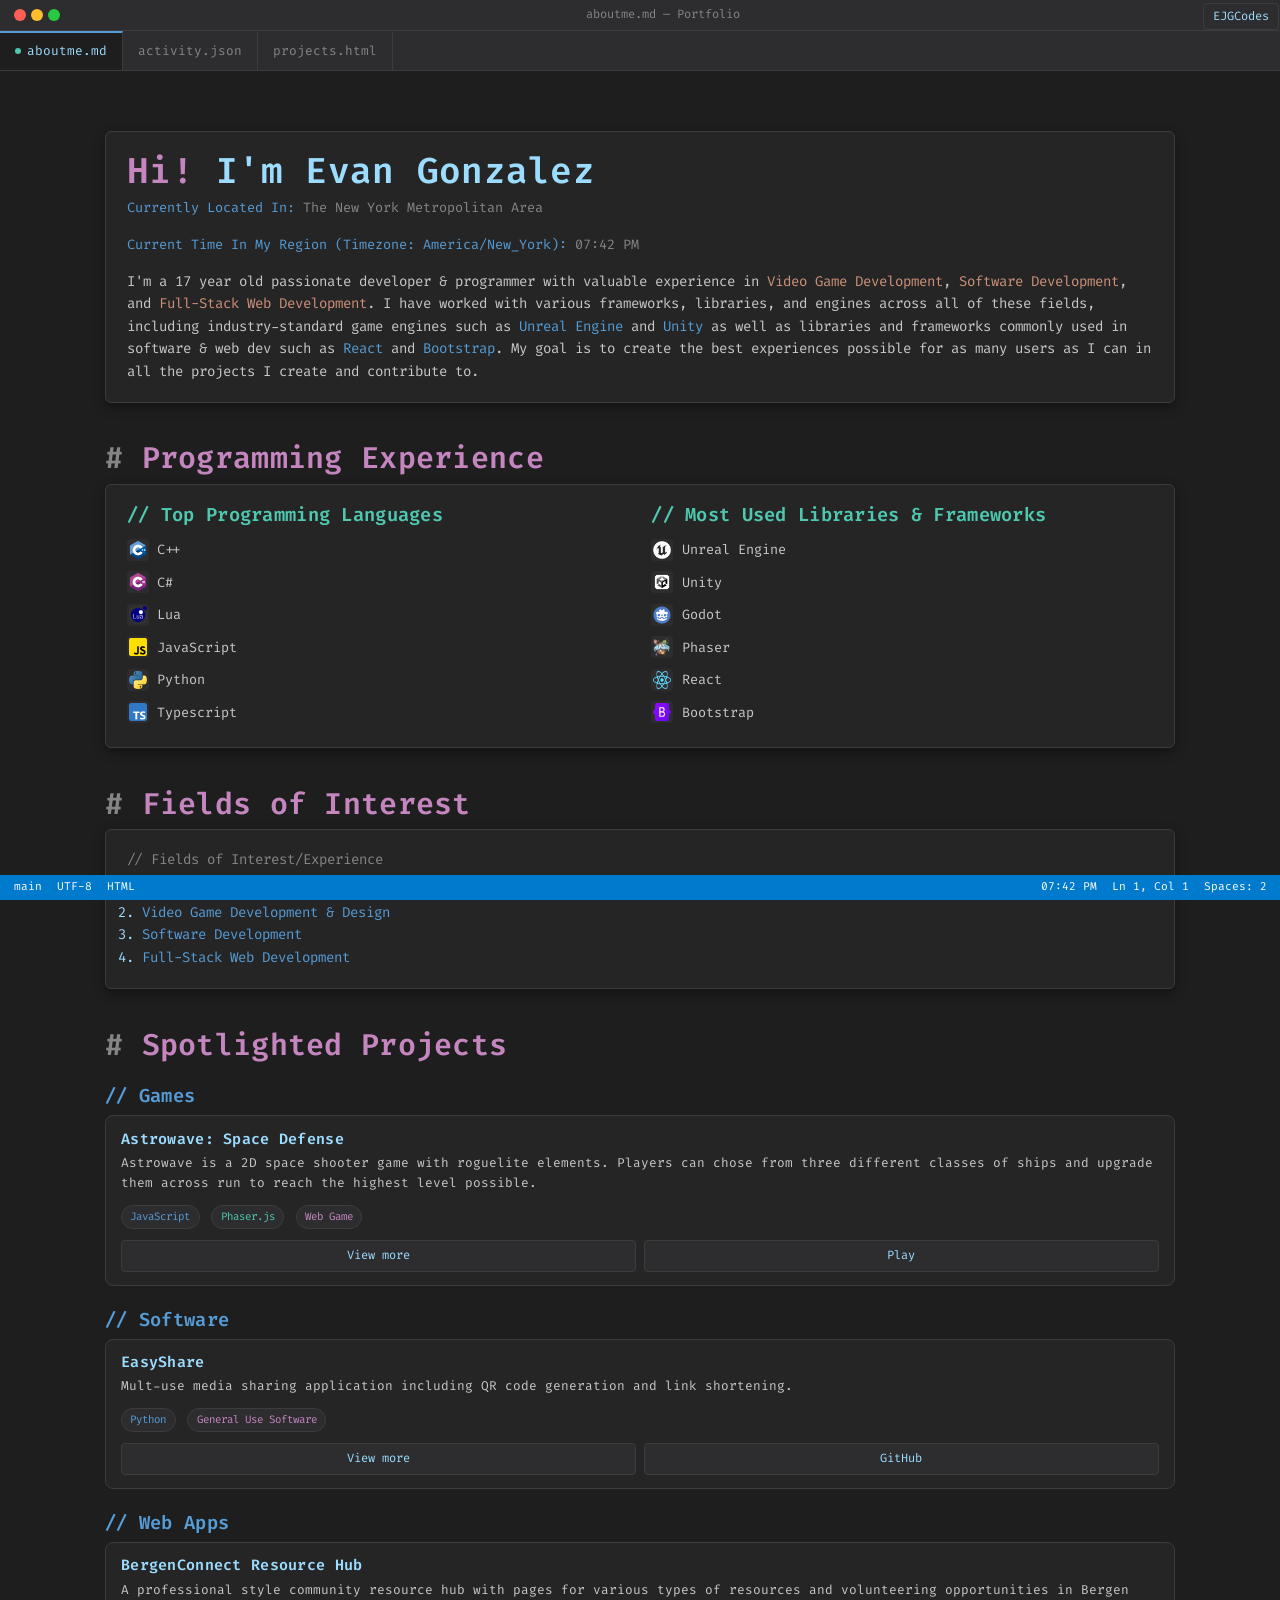
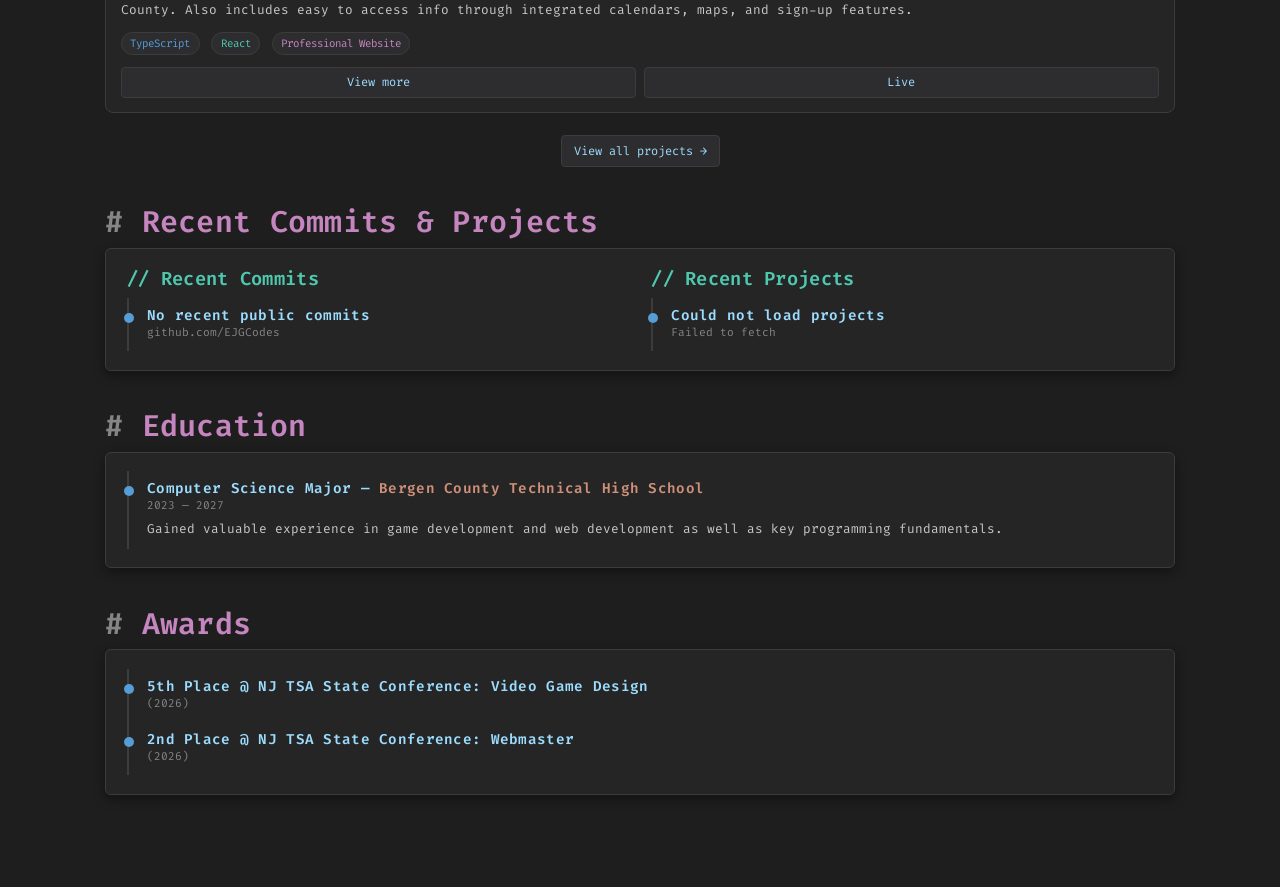
<file: index.html>
<!doctype html>
<html lang="en" data-theme="dark">
<head>
  <meta charset="utf-8" />
  <meta name="viewport" content="width=device-width, initial-scale=1" />
  <title>About Me | Evan Gonzalez</title>
  <link href="https://cdn.jsdelivr.net/npm/bootstrap@5.3.3/dist/css/bootstrap.min.css" rel="stylesheet" />
  <link href="https://fonts.googleapis.com/css2?family=Fira+Code:wght@400;500;600&display=swap" rel="stylesheet" />
  <link rel="shortcut icon" href="/icons/favicon.png" type="image/x-icon">
  <link rel="stylesheet" href="./css/style.css" />
</head>
<body>

  <!-- VSCode title bar -->
  <div class="title-bar">
    <div class="traffic"><span class="r"></span><span class="y"></span><span class="g"></span></div>
    <div class="name-badge">EJGCodes</div>
    <span class="title-text">aboutme.md — Portfolio</span>
  </div>

  <!-- Tabs (primary nav) -->
  <div class="tab-bar">
    <a class="tab active" href="/index.html"><span class="dot"></span>aboutme.md</a>
    <a class="tab" href="#activity">activity.json</a>
    <a class="tab" href="/projects.html">projects.html</a>
  </div>

  <main class="container-app">

    <!-- About -->
    <section id="about" class="section hero">
      <div class="panel">
        <h1><span class="text-keyword">Hi!</span> I'm Evan Gonzalez</span></h1>
        <p class="meta">
          <span class="text-accent">Currently Located In:</span> The New York Metropolitan Area
        </p>
        <p class="meta">
          <span class="text-accent">Current Time In My Region (Timezone: America/New_York): </span><span id="timezoneClock">--:--</span>
        </p>
        <p class="text-muted-c mt-3 mb-0">
          I'm a 17 year old passionate developer & programmer with valuable experience in <span class="text-string">Video Game Development</span>, <span class="text-string">Software Development</span>, and <span class="text-string">Full-Stack Web Development</span>.
          I have worked with various frameworks, libraries, and engines across all of these fields, including industry-standard game engines such as 
          <span class="text-accent">Unreal Engine</span> and <span class="text-accent">Unity</span> as well as libraries and frameworks commonly used in software & web dev such as <span class="text-accent">React</span> and <span class="text-accent">Bootstrap</span>.
          My goal is to create the best experiences possible for as many users as I can in all the projects I create and contribute to.
        </p>
      </div>
    </section>

    <!-- Programming Experience -->
    <section id="skills" class="section">
      <h2 class="section-title">Programming Experience</h2>
      <div class="panel">
        <div class="row g-4">
          <div class="col-12 col-md-6">
            <h5 class="text-accent-2">// Top Programming Languages</h5>
            <ul class="skill-list">
              <li><img src="/icons/cpp.png" alt="" loading="lazy" /> C++</li>
              <li><img src="/icons/csharp.png" alt="" loading="lazy" /> C#</li>
              <li><img src="/icons/lua.png" alt="" loading="lazy" /> Lua</li>
              <li><img src="/icons/js.png" alt="" loading="lazy" /> JavaScript</li>
              <li><img src="/icons/python.png" alt="" loading="lazy" /> Python</li>
              <li><img src="/icons/ts.png" alt="" loading="lazy" /> Typescript</li>
            </ul>
          </div>
          <div class="col-12 col-md-6">
            <h5 class="text-accent-2">// Most Used Libraries & Frameworks</h5>
            <ul class="skill-list">
              <li><img src="/icons/unreal.png" alt="" loading="lazy" /> Unreal Engine</li>
              <li><img src="/icons/unity.png" alt="" loading="lazy" /> Unity</li>
              <li><img src="/icons/godot.png" alt="" loading="lazy" /> Godot</li>
              <li><img src="/icons/phaser.png" alt="" loading="lazy" /> Phaser</li>
              <li><img src="/icons/react.png" alt="" loading="lazy" /> React</li>
              <li><img src="/icons/bootstrap.png" alt="" loading="lazy" /> Bootstrap</li>
            </ul>
          </div>
        </div>
      </div>
    </section>

    <!-- Fields of Interest -->
    <section id="roles" class="section">
      <h2 class="section-title">Fields of Interest </h2>
      <div class="panel">
        <p class="text-dim mb-2">// Fields of Interest/Experience</p>
        <ol class="ps-3 mb-0">
          <li><span class="text-accent">Video Game Programming</span></li>
          <li><span class="text-accent">Video Game Development & Design</span></li>
          <li><span class="text-accent">Software Development</span></li>
          <li><span class="text-accent">Full-Stack Web Development</span></li>
        </ol>
      </div>
    </section>

    <!-- Projects Preview -->
    <section id="projects" class="section">
      <h2 class="section-title">Spotlighted Projects</h2>

      <h5 class="text-accent mt-4">// Games</h5>
      <div class="project-grid">
        <article class="project-card">
          <div class="body">
            <h4>Astrowave: Space Defense</h4>
            <p>Astrowave is a 2D space shooter game with roguelite elements. Players can chose from three different classes of ships and upgrade them across run to reach the highest level possible.</p>
            <div>
              <span class="tag lang">JavaScript</span>
              <span class="tag">Phaser.js</span>
              <span class="tag type">Web Game</span>
            </div>
            <div class="links">
              <a class="btn-vs" href="/projects/games/project.html" target="_blank" rel="noopener">View more</a>
              <a class="btn-vs" href="https://astrowavegame.vercel.app" target="_blank" rel="noopener">Play</a>
            </div>
          </div>
        </article>
      </div>

      <h5 class="text-accent mt-4">// Software</h5>
      <div class="project-grid">
        <article class="project-card">
          <div class="body">
            <h4>EasyShare</h4>
            <p>Mult-use media sharing application including QR code generation and link shortening.</p>
            <div>
              <span class="tag lang">Python</span>
              <span class="tag type">General Use Software</span>
            </div>
            <div class="links">
              <a class="btn-vs" href="/projects/software/project.html" target="_blank" rel="noopener">View more</a>
              <a class="btn-vs" href="https://github.com" target="_blank" rel="noopener">GitHub</a>
            </div>
          </div>
        </article>
      </div>

      <h5 class="text-accent mt-4">// Web Apps</h5>
      <div class="project-grid">
        <article class="project-card">
          <div class="body">
            <h4>BergenConnect Resource Hub</h4>
            <p>A professional style community resource hub with pages for various types of resources and volunteering opportunities in Bergen County. Also includes easy to access info through integrated calendars, maps, and sign-up features.</p>
            <div>
              <span class="tag lang">TypeScript</span>
              <span class="tag">React</span>
              <span class="tag type">Professional Website</span>
            </div>
            <div class="links">
              <a class="btn-vs" href="projects/web/project.html" target="_blank" rel="noopener">View more</a>
              <a class="btn-vs" href="https://bergenconnect.vercel.app" target="_blank" rel="noopener">Live</a>
            </div>
          </div>
        </article>
      </div>

      <div class="text-center mt-4">
        <a class="btn-vs info" href="/projects.html">View all projects →</a>
      </div>
    </section>

    <!-- Recent -->
    <section id="activity" class="section">
      <h2 class="section-title">Recent Commits &amp; Projects</h2>
      <div class="panel">
        <div class="row g-4">
          <div class="col-12 col-md-6">
            <h5 class="text-accent-2">// Recent Commits</h5>
            <ul id="gh-commits" class="timeline">
              <li><h5>[commit message goes here]</h5><div class="meta">[repo] · [date]</div></li>
              <li><h5>[commit message goes here]</h5><div class="meta">[repo] · [date]</div></li>
              <li><h5>[commit message goes here]</h5><div class="meta">[repo] · [date]</div></li>
            </ul>
          </div>
          <div class="col-12 col-md-6">
            <h5 class="text-accent-2">// Recent Projects</h5>
            <ul id="gh-projects" class="timeline">
             <li><h5>[project name goes here]</h5><div class="meta">[date]</div></li>
              <li><h5>[project name goes here]</h5><div class="meta">[date]</div></li>
              <li><h5>[project name goes here]</h5><div class="meta">[date]</div></li>
            </ul>
          </div>
        </div>
      </div>
    </section>

    <!-- Education -->
    <section id="education" class="section">
      <h2 class="section-title">Education</h2>
      <div class="panel">
        <ul class="timeline">
          <li>
            <h5>Computer Science Major — <span class="text-string">Bergen County Technical High School</span></h5>
            <div class="meta">2023 — 2027</div>
            <p>Gained valuable experience in game development and web development as well as key programming fundamentals.</p>
          </li>
        </ul>
      </div>
    </section>

    <!-- Awards -->
    <section id="awards" class="section">
      <h2 class="section-title">Awards</h2>
      <div class="panel">
        <ul class="timeline">
          <li><h5>5th Place @ NJ TSA State Conference: Video Game Design</h5><div class="meta">(2026)</div></li>
          <li><h5>2nd Place @ NJ TSA State Conference: Webmaster</h5><div class="meta">(2026)</div></li>
        </ul>
      </div>
    </section>

  </main>

  <!-- Status bar -->
  <div class="status-bar">
    <span>main</span>
    <span>UTF-8</span>
    <span>HTML</span>
    <span class="spacer"></span>
    <span id="clock">--:--</span>
    <span>Ln 1, Col 1</span>
    <span>Spaces: 2</span>
  </div>

  <script src="https://cdn.jsdelivr.net/npm/bootstrap@5.3.3/dist/js/bootstrap.bundle.min.js"></script>
  <script src="/js/main.js"></script>
</body>
</html>
</file>
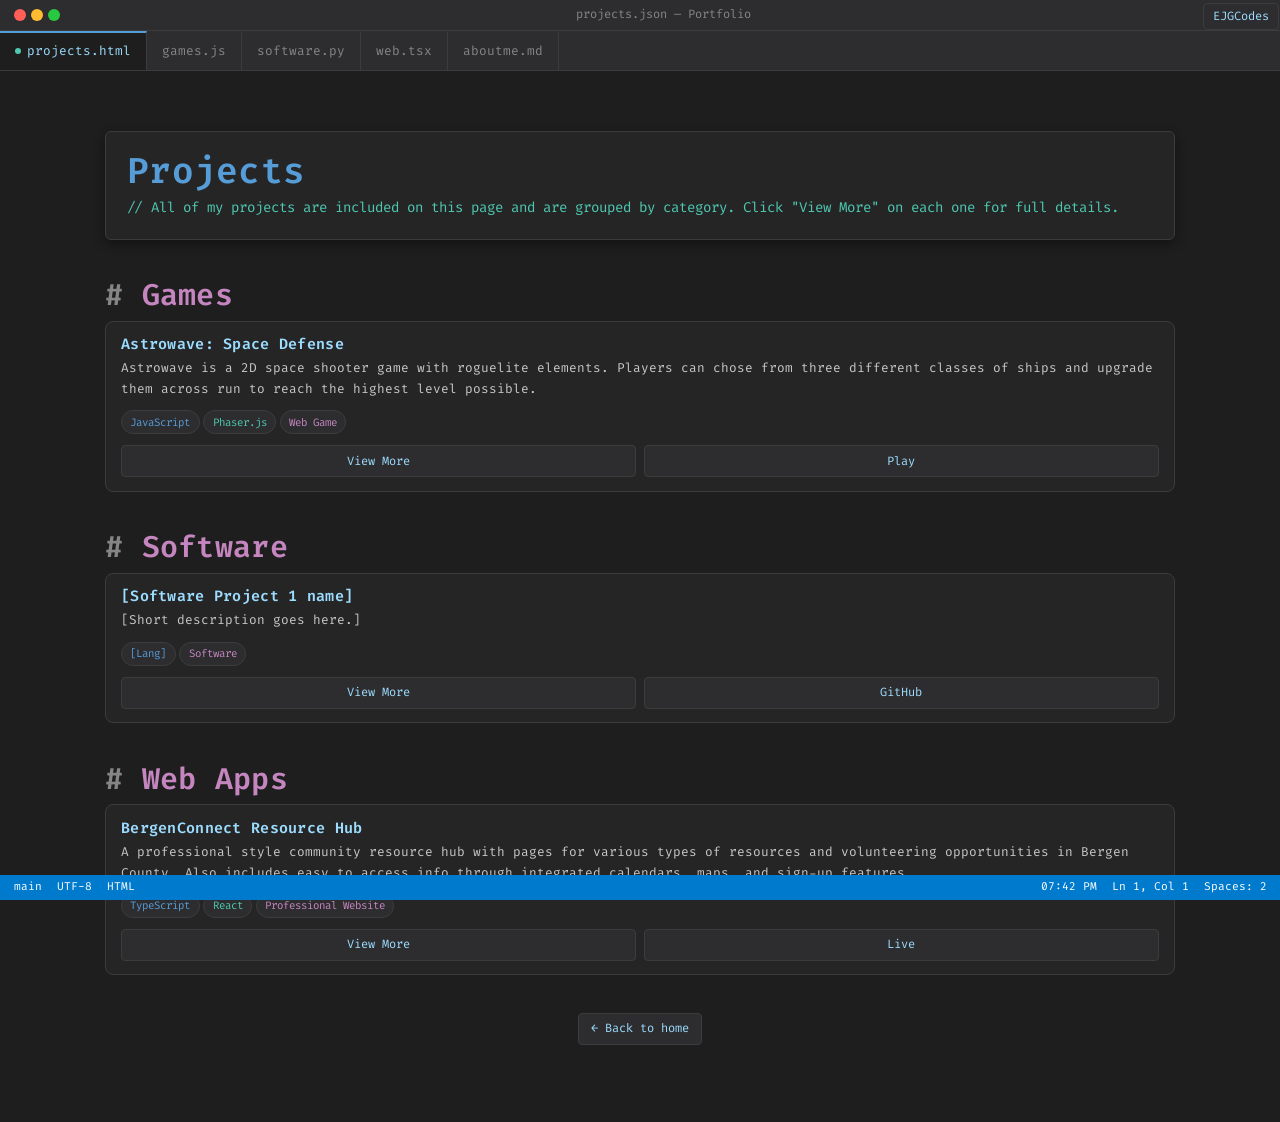
<file: projects.html>
<!doctype html>
<html lang="en" data-theme="dark">
<head>
  <meta charset="utf-8" />
  <meta name="viewport" content="width=device-width, initial-scale=1" />
  <title>Projects | Evan Gonzalez</title>
  <link href="https://cdn.jsdelivr.net/npm/bootstrap@5.3.3/dist/css/bootstrap.min.css" rel="stylesheet" />
  <link href="https://fonts.googleapis.com/css2?family=Fira+Code:wght@400;500;600&display=swap" rel="stylesheet" />
  <link rel="shortcut icon" href="/icons/favicon.png" type="image/x-icon">
  <link rel="stylesheet" href="/css/style.css" />
</head>
<body>
  <div class="name-badge">EJGCodes</div>

  <div class="title-bar">
    <div class="traffic"><span class="r"></span><span class="y"></span><span class="g"></span></div>
    <span class="title-text">projects.json — Portfolio</span>
  </div>

  <div class="tab-bar">
    <a class="tab active" href="/projects.html"><span class="dot"></span>projects.html</a>
    <a class="tab" href="#games">games.js</a>
    <a class="tab" href="#software">software.py</a>
    <a class="tab" href="#web">web.tsx</a>
    <a class="tab" href="/index.html">aboutme.md</a>
  </div>

  <main class="container-app">
    <section class="section hero">
      <div class="panel">
        <h1><span class="text-accent">Projects </span></h1>
        <p class="text-accent-2 mb-0">// All of my projects are included on this page and are grouped by category. Click "View More" on each one for full details.</p>
      </div>
    </section>

    <section id="games" class="section">
      <h2 class="section-title">Games</h2>
      <div class="project-grid">
        <article class="project-card">
          <div class="body">
            <h4>Astrowave: Space Defense</h4>
            <p>Astrowave is a 2D space shooter game with roguelite elements. Players can chose from three different classes of ships and upgrade them across run to reach the highest level possible.</p>
            <div><span class="tag lang">JavaScript</span><span class="tag">Phaser.js</span><span class="tag type">Web Game</span></div>
            <div class="links">
              <a class="btn-vs" href="/projects/games/project.html" target="_blank" rel="noopener">View More</a>
              <a class="btn-vs" href="https://astrowavegame.vercel.app" target="_blank" rel="noopener">Play</a>
            </div>
          </div>
        </article>
      </div>
    </section>

    <section id="software" class="section">
      <h2 class="section-title">Software</h2>
      <div class="project-grid">
        <article class="project-card">
          <div class="body">
            <h4>[Software Project 1 name]</h4>
            <p>[Short description goes here.]</p>
            <div><span class="tag lang">[Lang]</span><span class="tag type">Software</span></div>
            <div class="links">
              <a class="btn-vs" href="/projects/software/project.html" target="_blank" rel="noopener">View More</a>
              <a class="btn-vs" href="https://github.com" target="_blank" rel="noopener">GitHub</a>
            </div>
          </div>
        </article>
      </div>
    </section>

    <section id="web" class="section">
      <h2 class="section-title">Web Apps</h2>
      <div class="project-grid">
        <article class="project-card">
          <div class="body">
            <h4>BergenConnect Resource Hub</h4>
            <p>A professional style community resource hub with pages for various types of resources and volunteering opportunities in Bergen County. Also includes easy to access info through integrated calendars, maps, and sign-up features.</p>
            <div><span class="tag lang">TypeScript</span><span class="tag">React</span><span class="tag type">Professional Website</span></div>
            <div class="links">
              <a class="btn-vs" href="projects/web/project.html" target="_blank" rel="noopener">View More</a>
              <a class="btn-vs" href="https://bergenconnect.vercel.app" target="_blank" rel="noopener">Live</a>
            </div>
          </div>
        </article>
      </div>
    </section>

    <div class="text-center my-4">
      <a class="btn-vs" href="/index.html">← Back to home</a>
    </div>
  </main>

  <div class="status-bar">
    <span>main</span>
    <span>UTF-8</span>
    <span>HTML</span>
    <span class="spacer"></span>
    <span id="clock">--:--</span>
    <span>Ln 1, Col 1</span>
    <span>Spaces: 2</span>
  </div>

  <script src="https://cdn.jsdelivr.net/npm/bootstrap@5.3.3/dist/js/bootstrap.bundle.min.js"></script>
  <script src="/js/main.js"></script>
</body>
</html>
</file>
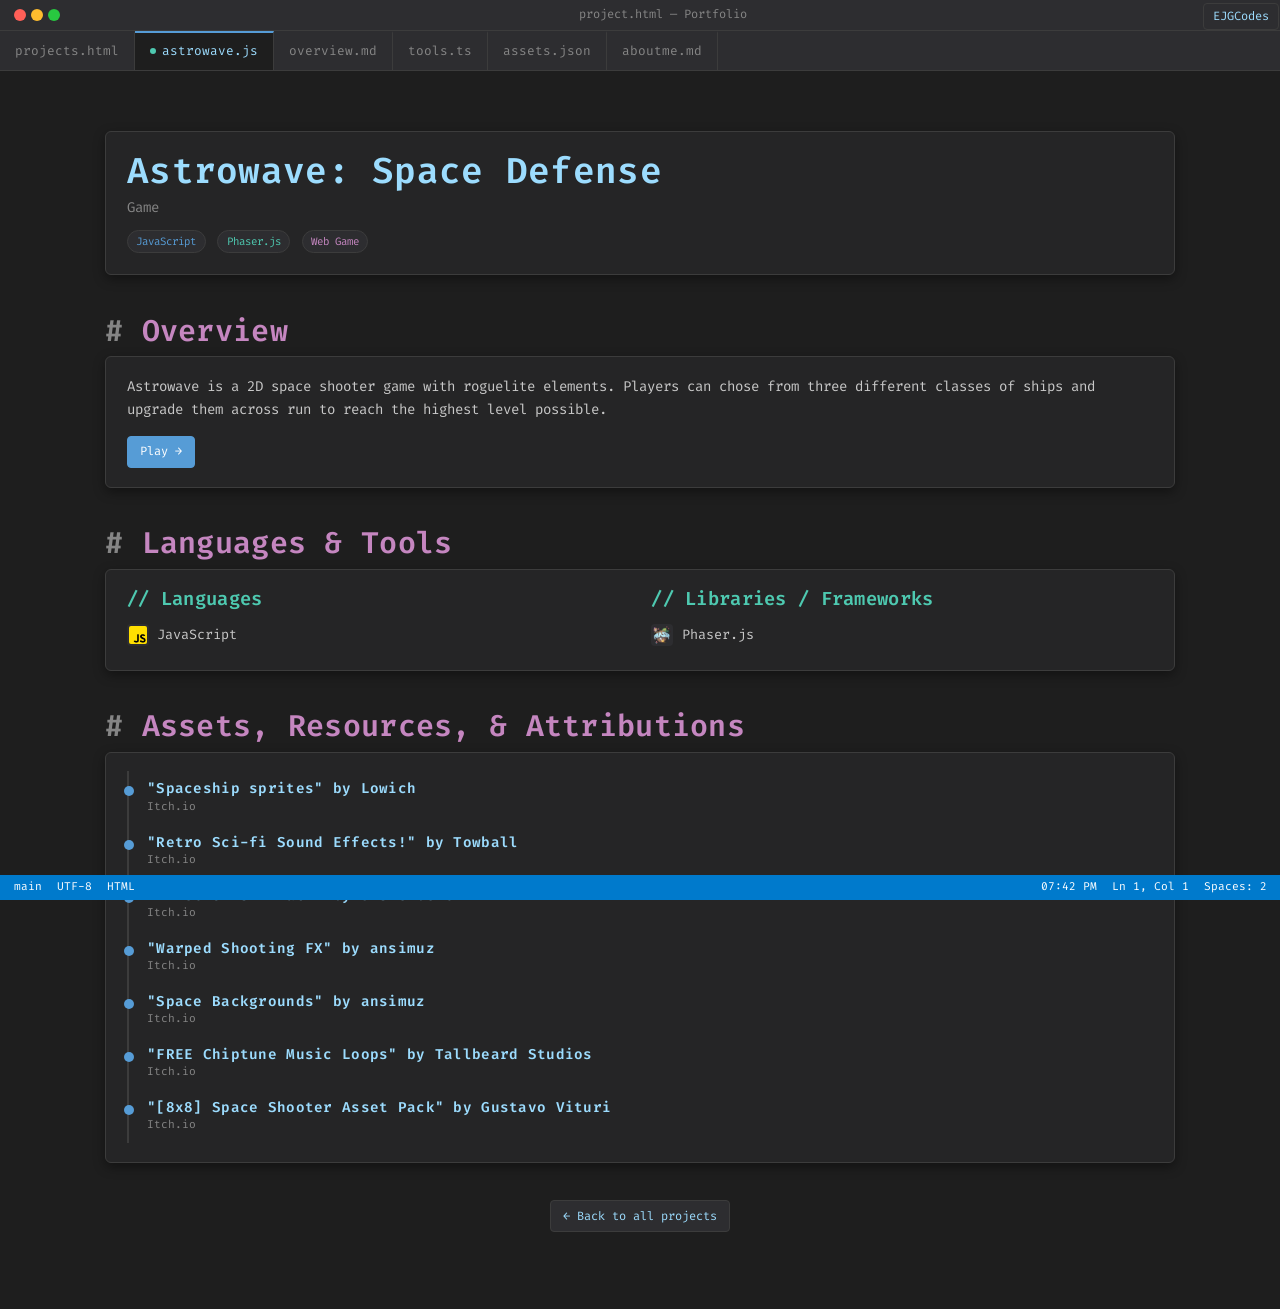
<file: projects/games/project.html>
<!doctype html>
<html lang="en" data-theme="dark">
<head>
  <meta charset="utf-8" />
  <meta name="viewport" content="width=device-width, initial-scale=1" />
  <title>Game Project | Evan Gonzalez</title>
  <link href="https://cdn.jsdelivr.net/npm/bootstrap@5.3.3/dist/css/bootstrap.min.css" rel="stylesheet" />
  <link href="https://fonts.googleapis.com/css2?family=Fira+Code:wght@400;500;600&display=swap" rel="stylesheet" />
  <link rel="shortcut icon" href="/icons/favicon.png" type="image/x-icon">
  <link rel="stylesheet" href="/css/style.css" />
</head>
<body>
  <div class="name-badge">EJGCodes</div>

  <div class="title-bar">
    <div class="traffic"><span class="r"></span><span class="y"></span><span class="g"></span></div>
    <span class="title-text">project.html — Portfolio</span>
  </div>

  <div class="tab-bar">
    <a class="tab" href="/projects.html">projects.html</a>
    <a class="tab active" href="#"><span class="dot"></span>astrowave.js</a>
    <a class="tab" href="#overview">overview.md</a>
    <a class="tab" href="#tools">tools.ts</a>
    <a class="tab" href="#assets">assets.json</a>
    <a class="tab" href="/index.html">aboutme.md</a>
  </div>

  <main class="container-app">

    <section class="section hero">
      <div class="panel">
        <h1>Astrowave: Space Defense</h1>
        <p class="text-dim mb-2">Game</p>
        <div>
          <span class="tag lang">JavaScript</span>
          <span class="tag">Phaser.js</span>
          <span class="tag type">Web Game</span>
        </div>
      </div>
    </section>

    <section id="overview" class="section">
      <h2 class="section-title">Overview</h2>
      <div class="panel">
        <p class="text-muted-c">Astrowave is a 2D space shooter game with roguelite elements. Players can chose from three different classes of ships and upgrade them across run to reach the highest level possible.</p>

        <div class="d-flex flex-wrap gap-2 mt-3">
          <a class="btn-vs primary" href="https://astrowavegame.vercel.app" target="_blank" rel="noopener">Play →</a>
        </div>
      </div>
    </section>

    <section id="tools" class="section">
      <h2 class="section-title">Languages &amp; Tools</h2>
      <div class="panel">
        <div class="row g-4">
          <div class="col-12 col-md-6">
            <h5 class="text-accent-2">// Languages</h5>
            <ul class="skill-list">
              <li><img src="/icons/js.png" alt="" loading="lazy" /> JavaScript</li>
            </ul>
          </div>
          <div class="col-12 col-md-6">
            <h5 class="text-accent-2">// Libraries / Frameworks</h5>
            <ul class="skill-list">
              <li><img src="/icons/phaser.png" alt="" loading="lazy" /> Phaser.js</li>
            </ul>
          </div>
        </div>
      </div>
    </section>

    <section id="assets" class="section">
      <h2 class="section-title">Assets, Resources, &amp; Attributions</h2>
      <div class="panel">
        <ul class="timeline">
          <li><h5>"Spaceship sprites" by Lowich</h5><div class="meta">Itch.io</div></li>
          <li><h5>"Retro Sci-fi Sound Effects!" by Towball</h5><div class="meta">Itch.io</div></li>
          <li><h5>"Pixel UI SFX Pack" by JDSherbert</h5><div class="meta">Itch.io</div></li>
          <li><h5>"Warped Shooting FX" by ansimuz</h5><div class="meta">Itch.io</div></li>
          <li><h5>"Space Backgrounds" by ansimuz</h5><div class="meta">Itch.io</div></li>
          <li><h5>"FREE Chiptune Music Loops" by Tallbeard Studios</h5><div class="meta">Itch.io</div></li>
          <li><h5>"[8x8] Space Shooter Asset Pack" by Gustavo Vituri</h5><div class="meta">Itch.io</div></li>
        </ul>
      </div>
    </section>

    <div class="text-center my-4">
      <a class="btn-vs" href="/projects.html">← Back to all projects</a>
    </div>

  </main>

  <div class="status-bar">
    <span>main</span>
    <span>UTF-8</span>
    <span>HTML</span>
    <span class="spacer"></span>
    <span id="clock">--:--</span>
    <span>Ln 1, Col 1</span>
    <span>Spaces: 2</span>
  </div>

  <script src="https://cdn.jsdelivr.net/npm/bootstrap@5.3.3/dist/js/bootstrap.bundle.min.js"></script>
  <script src="/js/main.js"></script>
</body>
</html>
</file>
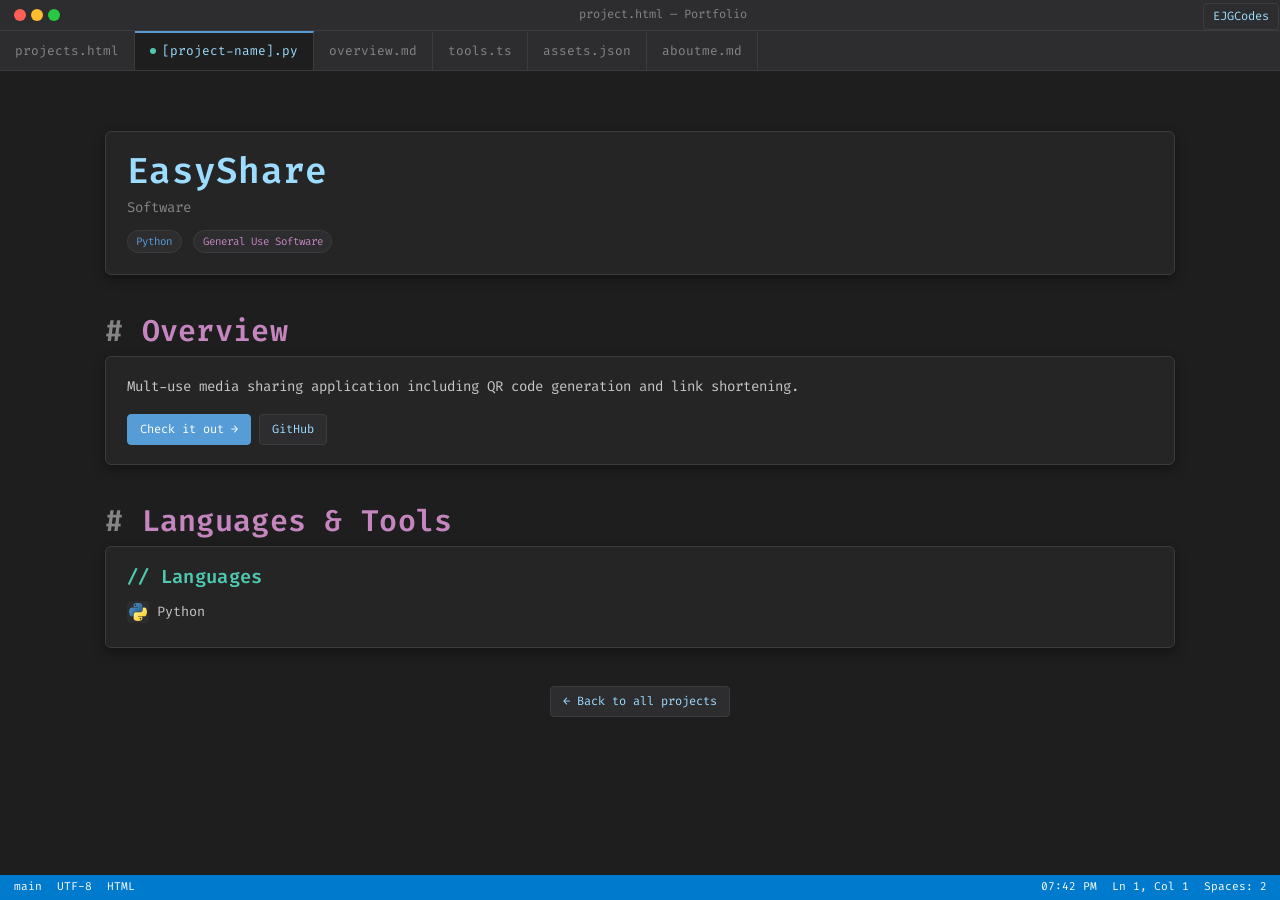
<file: projects/software/project.html>
<!doctype html>
<html lang="en" data-theme="dark">
<head>
  <meta charset="utf-8" />
  <meta name="viewport" content="width=device-width, initial-scale=1" />
  <title>Software Project | Evan Gonzalez</title>
  <link href="https://cdn.jsdelivr.net/npm/bootstrap@5.3.3/dist/css/bootstrap.min.css" rel="stylesheet" />
  <link href="https://fonts.googleapis.com/css2?family=Fira+Code:wght@400;500;600&display=swap" rel="stylesheet" />
  <link rel="shortcut icon" href="/icons/favicon.png" type="image/x-icon">
  <link rel="stylesheet" href="/css/style.css" />
</head>
<body>
  <div class="name-badge">EJGCodes</div>

  <div class="title-bar">
    <div class="traffic"><span class="r"></span><span class="y"></span><span class="g"></span></div>
    <span class="title-text">project.html — Portfolio</span>
  </div>

  <div class="tab-bar">
    <a class="tab" href="/projects.html">projects.html</a>
    <a class="tab active" href="#"><span class="dot"></span>[project-name].py</a>
    <a class="tab" href="#overview">overview.md</a>
    <a class="tab" href="#tools">tools.ts</a>
    <a class="tab" href="#assets">assets.json</a>
    <a class="tab" href="/index.html">aboutme.md</a>
  </div>

  <main class="container-app">

    <section class="section hero">
      <div class="panel">
        <h1>EasyShare</h1>
        <p class="text-dim mb-2">Software</p>
        <div>
          <span class="tag lang">Python</span>
          <span class="tag type">General Use Software</span>
        </div>
      </div>
    </section>

    <section id="overview" class="section">
      <h2 class="section-title">Overview</h2>
      <div class="panel">
        <p class="text-muted-c">Mult-use media sharing application including QR code generation and link shortening.</p>

        <div class="d-flex flex-wrap gap-2 mt-3">
          <a class="btn-vs primary" href="https://example.com" target="_blank" rel="noopener">Check it out →</a>
          <a class="btn-vs" href="https://github.com" target="_blank" rel="noopener">GitHub</a>
        </div>
      </div>
    </section>

    <section id="tools" class="section">
      <h2 class="section-title">Languages &amp; Tools</h2>
      <div class="panel">
        <div class="row g-4">
          <div class="col-12 col-md-6">
            <h5 class="text-accent-2">// Languages</h5>
            <ul class="skill-list">
              <li><img src="/icons/python.png" alt="" loading="lazy" /> Python</li>
            </ul>
          </div>
      </div>
    </section>
    
    <div class="text-center my-4">
      <a class="btn-vs" href="/projects.html">← Back to all projects</a>
    </div>

  </main>

  <div class="status-bar">
    <span>main</span>
    <span>UTF-8</span>
    <span>HTML</span>
    <span class="spacer"></span>
    <span id="clock">--:--</span>
    <span>Ln 1, Col 1</span>
    <span>Spaces: 2</span>
  </div>

  <script src="https://cdn.jsdelivr.net/npm/bootstrap@5.3.3/dist/js/bootstrap.bundle.min.js"></script>
  <script src="/js/main.js"></script>
</body>
</html>
</file>
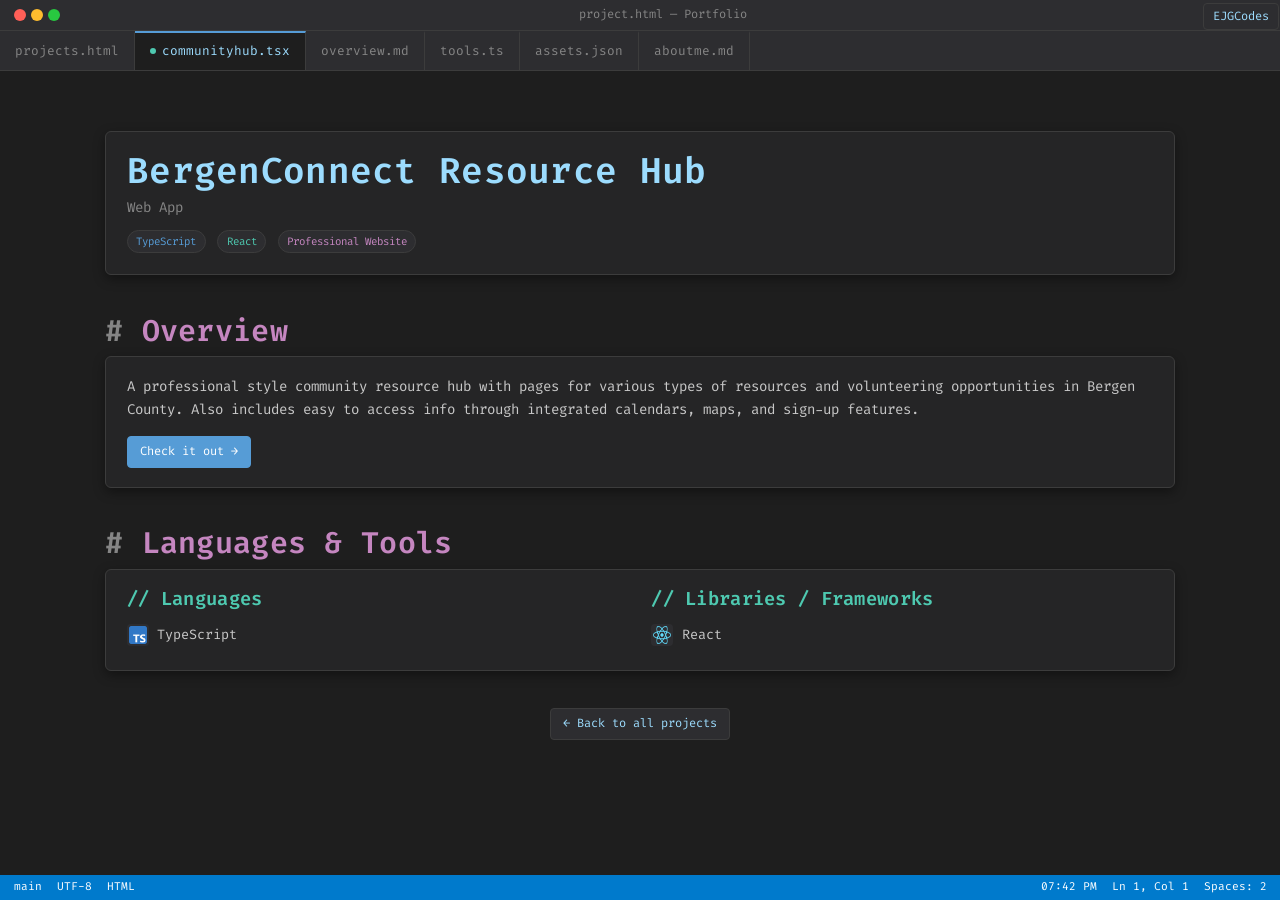
<file: projects/web/project.html>
<!doctype html>
<html lang="en" data-theme="dark">
<head>
  <meta charset="utf-8" />
  <meta name="viewport" content="width=device-width, initial-scale=1" />
  <title>Web Project | Evan Gonzalez</title>
  <link href="https://cdn.jsdelivr.net/npm/bootstrap@5.3.3/dist/css/bootstrap.min.css" rel="stylesheet" />
  <link href="https://fonts.googleapis.com/css2?family=Fira+Code:wght@400;500;600&display=swap" rel="stylesheet" />
  <link rel="shortcut icon" href="/icons/favicon.png" type="image/x-icon">
  <link rel="stylesheet" href="/css/style.css" />
</head>
<body>
  <div class="name-badge">EJGCodes</div>

  <div class="title-bar">
    <div class="traffic"><span class="r"></span><span class="y"></span><span class="g"></span></div>
    <span class="title-text">project.html — Portfolio</span>
  </div>

  <div class="tab-bar">
    <a class="tab" href="/projects.html">projects.html</a>
    <a class="tab active" href="#"><span class="dot"></span>communityhub.tsx</a>
    <a class="tab" href="#overview">overview.md</a>
    <a class="tab" href="#tools">tools.ts</a>
    <a class="tab" href="#assets">assets.json</a>
    <a class="tab" href="/index.html">aboutme.md</a>
  </div>

  <main class="container-app">

    <section class="section hero">
      <div class="panel">
        <h1>BergenConnect Resource Hub</h1>
        <p class="text-dim mb-2">Web App</p>
        <div>
          <span class="tag lang">TypeScript</span>
          <span class="tag">React</span>
          <span class="tag type">Professional Website</span>
        </div>
      </div>
    </section>

    <section id="overview" class="section">
      <h2 class="section-title">Overview</h2>
      <div class="panel">
        <p class="text-muted-c">A professional style community resource hub with pages for various types of resources and volunteering opportunities in Bergen County. Also includes easy to access info through integrated calendars, maps, and sign-up features.</p>

        <div class="d-flex flex-wrap gap-2 mt-3">
          <a class="btn-vs primary" href="https://bergenconnect.vercel.app" target="_blank" rel="noopener">Check it out →</a>
        </div>
      </div>
    </section>

    <section id="tools" class="section">
      <h2 class="section-title">Languages &amp; Tools</h2>
      <div class="panel">
        <div class="row g-4">
          <div class="col-12 col-md-6">
            <h5 class="text-accent-2">// Languages</h5>
            <ul class="skill-list">
              <li><img src="/icons/ts.png" alt="" loading="lazy" /> TypeScript</li>
            </ul>
          </div>
          <div class="col-12 col-md-6">
            <h5 class="text-accent-2">// Libraries / Frameworks</h5>
            <ul class="skill-list">
              <li><img src="/icons/react.png" alt="" loading="lazy" /> React</li>
            </ul>
          </div>
        </div>
      </div>
    </section>

    <div class="text-center my-4">
      <a class="btn-vs" href="/projects.html">← Back to all projects</a>
    </div>

  </main>

  <div class="status-bar">
    <span>main</span>
    <span>UTF-8</span>
    <span>HTML</span>
    <span class="spacer"></span>
    <span id="clock">--:--</span>
    <span>Ln 1, Col 1</span>
    <span>Spaces: 2</span>
  </div>

  <script src="https://cdn.jsdelivr.net/npm/bootstrap@5.3.3/dist/js/bootstrap.bundle.min.js"></script>
  <script src="/js/main.js"></script>
</body>
</html>
</file>
<file: css/style.css>
/* VSCode-themed portfolio styles. All colors driven by CSS vars so the
   light/dark toggle just swaps the [data-theme] attribute on <html>. */

:root, [data-theme="dark"] {
  --bg: #1e1e1e;
  --bg-elev: #252526;
  --bg-elev-2: #2d2d30;
  --bg-sidebar: #252526;
  --bg-statusbar: #007acc;
  --bg-tabbar: #2d2d30;
  --bg-tab-active: #1e1e1e;
  --text: #9CDCFE;
  --text-muted: #c8c8c8;
  --text-dim: #858585;
  --accent: #569CD6;
  --accent-2: #4EC9B0;
  --accent-3: #CE9178;
  --keyword: #C586C0;
  --border: #3c3c3c;
  --shadow: 0 4px 12px rgba(0,0,0,.4);
}

[data-theme="light"] {
  --bg: #ffffff;
  --bg-elev: #f3f3f3;
  --bg-elev-2: #e7e7e7;
  --bg-sidebar: #f3f3f3;
  --bg-statusbar: #007acc;
  --bg-tabbar: #ececec;
  --bg-tab-active: #ffffff;
  --text: #0070c1;
  --text-muted: #333333;
  --text-dim: #6a6a6a;
  --accent: #0451a5;
  --accent-2: #267f99;
  --accent-3: #a31515;
  --keyword: #af00db;
  --border: #d4d4d4;
  --shadow: 0 4px 12px rgba(0,0,0,.08);
}

* { box-sizing: border-box; }

html, body {
  background: var(--bg);
  color: var(--text);
  font-family: 'Fira Code', 'Cascadia Code', Menlo, Consolas, 'Courier New', monospace;
  font-size: 0.938rem;
  line-height: 1.6;
  margin: 0;
  scroll-behavior: smooth;
  scroll-padding-top: 90px;
  transition: background .3s ease, color .3s ease;
}

a { color: var(--accent); text-decoration: none; transition: color .2s ease; }
a:hover { color: var(--text); text-decoration: underline; }

h1, h2, h3, h4, h5 {
  color: var(--text);
  font-weight: 600;
  letter-spacing: 0.019rem;
}
h2::before { content: "// "; color: var(--text-dim); }
.section-title { color: var(--keyword); }
.section-title::before { content: "# "; color: var(--text-dim); }

.text-muted-c { color: var(--text-muted) !important; }
.text-dim     { color: var(--text-dim) !important; }
.text-accent  { color: var(--accent) !important; }
.text-accent-2{ color: var(--accent-2) !important; }
.text-string  { color: var(--accent-3) !important; }
.text-keyword { color: var(--keyword) !important; }

/* ---------- VSCode Shell ---------- */
.title-bar {
  position: sticky;
  top: 0;
  z-index: 1040;
  background: var(--bg-elev-2);
  border-bottom: 1px solid var(--border);
  padding: .35rem .9rem;
  display: flex;
  align-items: center;
  font-size: .8rem;
  color: var(--text-dim);
  transition: background .3s ease, border-color .3s ease;
}
.title-bar .traffic { display: flex; gap: .35rem; }
.title-bar .traffic span {
  width: 12px; height: 12px; border-radius: 50%;
  background: #444; display: inline-block;
}
.title-bar .traffic .r { background: #ff5f57; }
.title-bar .traffic .y { background: #febc2e; }
.title-bar .traffic .g { background: #28c840; }
.title-bar .title-text { flex: 1; text-align: center; overflow: hidden; text-overflow: ellipsis; white-space: nowrap; }
.title-bar .top-actions { display: flex; align-items: center; gap: .5rem; }
.title-bar .name {
  color: var(--text);
  font-weight: 600;
}

.tab-bar {
  position: sticky;
  top: 1.9rem;
  z-index: 1039;
  background: var(--bg-tabbar);
  border-bottom: 1px solid var(--border);
  display: flex;
  overflow-x: auto;
  scrollbar-width: thin;
  transition: background .3s ease, border-color .3s ease;
}
.tab-bar .tab {
  padding: .55rem 1rem;
  color: var(--text-dim);
  border-right: 1px solid var(--border);
  white-space: nowrap;
  cursor: pointer;
  font-size: .85rem;
  display: flex; align-items: center; gap: .4rem;
  background: transparent;
  border-top: 2px solid transparent;
  transition: color .2s ease, background .2s ease, border-color .2s ease;
}
.tab-bar .tab:hover { color: var(--text); text-decoration: none; background: var(--bg-elev); }
.tab-bar .tab.active {
  background: var(--bg-tab-active);
  color: var(--text);
  border-top: 2px solid var(--accent);
}
.tab-bar .tab .dot { width: 6px; height: 6px; border-radius: 50%; background: var(--accent-2); }

/* Status bar at bottom */
.status-bar {
  position: fixed;
  left: 0; right: 0; bottom: 0;
  background: var(--bg-statusbar);
  color: #fff;
  font-size: .75rem;
  padding: .25rem .9rem;
  display: flex; gap: 1rem;
  z-index: 1040;
}
.status-bar .spacer { flex: 1; }
body { padding-bottom: 32px; }

/* ---------- Layout ---------- */
.container-app { max-width: 1100px; margin: 0 auto; padding: 1.5rem 1rem; }

.section {
  margin: 2.5rem 0;
  opacity: 0;
  transform: translateY(28px);
  transition: opacity .7s cubic-bezier(.2,.7,.2,1), transform .7s cubic-bezier(.2,.7,.2,1);
}
.section.in-view { opacity: 1; transform: none; }

.panel {
  background: var(--bg-elev);
  border: 1px solid var(--border);
  border-radius: 6px;
  padding: 1.25rem 1.4rem;
  box-shadow: var(--shadow);
  transition: background .3s ease, border-color .3s ease, box-shadow .3s ease, transform .3s ease;
}
.panel:hover { border-color: var(--accent); }

.line-num {
  color: var(--text-dim);
  user-select: none;
  margin-right: .6rem;
  display: inline-block;
  width: 1.5rem;
  text-align: right;
}

/* ---------- Hero ---------- */
.hero h1 {
  font-size: clamp(1.6rem, 4vw, 2.4rem);
  margin-bottom: .25rem;
  animation: fadeUp .8s ease both;
}
.hero .meta { color: var(--text-dim); font-size: .9rem; }

@keyframes fadeUp {
  from { opacity: 0; transform: translateY(14px); }
  to { opacity: 1; transform: none; }
}

/* Top-right name badge */
.name-badge {
  position: fixed;
  top: 0.175rem; right: 0.1rem;
  z-index: 1050;
  font-size: .8rem;
  color: var(--text);
  background: var(--bg-elev-2);
  padding: .2rem .6rem;
  border-radius: 4px;
  border: 1px solid var(--border);
  transition: background .3s ease, border-color .3s ease, color .3s ease;
}

/* ---------- Social Media Buttons ---------- */
.social-row { display: flex; flex-wrap: wrap; gap: .6rem; }
.social-btn {
  display: inline-flex; align-items: center; gap: .5rem;
  padding: .45rem .85rem;
  background: var(--bg-elev-2);
  border: 1px solid var(--border);
  border-radius: 6px;
  color: var(--text);
  font-size: .85rem;
  transition: transform .2s ease, border-color .2s ease, background .2s ease;
}
.social-btn:hover {
  transform: translateY(-2px);
  border-color: var(--accent);
  background: var(--bg-elev);
  text-decoration: none;
}
.social-btn img { width: 20px; height: 20px; }

/* ---------- Skills ---------- */
.skill-list { list-style: none; padding: 0; margin: 0; }
.skill-list li {
  display: flex; align-items: center; gap: .55rem;
  padding: .35rem 0;
  color: var(--text-muted);
  font-size: .9rem;
  transition: transform .2s ease, color .2s ease;
}
.skill-list li:hover { transform: translateX(4px); color: var(--text); }
.skill-list li img { width: 22px; height: 22px; border-radius: 4px; background: var(--bg-elev-2); padding: 2px; }

/* ---------- Tags ---------- */
.tag {
  display: inline-block;
  font-size: .72rem;
  padding: .15rem .55rem;
  border-radius: 999px;
  background: var(--bg-elev-2);
  color: var(--accent-2);
  border: 1px solid var(--border);
  margin: .15rem .25rem .15rem 0;
}
.tag.lang { color: var(--accent); }
.tag.type { color: var(--keyword); }

/* ---------- Project Cards ---------- */
.project-grid { display: grid; gap: 1.1rem; grid-template-columns: repeat(auto-fit, minmax(280px, 1fr)); }
.project-card {
  background: var(--bg-elev);
  border: 1px solid var(--border);
  border-radius: 8px;
  overflow: hidden;
  display: flex; flex-direction: column;
  transition: transform .3s ease, border-color .3s ease, box-shadow .3s ease;
}
.project-card:hover {
  transform: translateY(-6px);
  border-color: var(--accent);
  box-shadow: 0 14px 28px rgba(0,0,0,.35);
}
.project-card img.cover {
  width: 100%; height: 160px; object-fit: cover; display: block;
  border-bottom: 1px solid var(--border);
  transition: transform .4s ease;
}
.project-card:hover img.cover { transform: scale(1.04); }
.project-card .body { padding: .9rem 1rem; flex: 1; display: flex; flex-direction: column; }
.project-card h4 { color: var(--text); font-size: 1rem; margin: 0 0 .35rem; }
.project-card p  { color: var(--text-muted); font-size: .85rem; margin: 0 0 .6rem; }
.project-card .links {
  display: flex; gap: .5rem; flex-wrap: wrap; margin-top: auto; padding-top: .6rem;
}
.project-card .btn-vs { flex: 1; min-width: 110px; text-align: center; }

/* ---------- Buttons ---------- */
.btn-vs {
  display: inline-block;
  background: var(--bg-elev-2);
  color: var(--text);
  border: 1px solid var(--border);
  border-radius: 4px;
  padding: .35rem .8rem;
  font-size: .8rem;
  font-family: inherit;
  cursor: pointer;
  transition: background .2s ease, border-color .2s ease, color .2s ease, transform .2s ease;
  text-decoration: none;
}
.btn-vs:hover { background: var(--accent); color: #fff; border-color: var(--accent); text-decoration: none; transform: translateY(-1px); }
.btn-vs.primary { background: var(--accent); color: #fff; border-color: var(--accent); }
.btn-vs.primary:hover { background: var(--text); color: var(--bg); border-color: var(--text); }

/* ---------- Lists ---------- */
.timeline { list-style: none; padding: 0; margin: 0; border-left: 2px solid var(--border); }
.timeline li {
  padding: .6rem 0 .6rem 1.1rem;
  position: relative;
  margin-left: .1rem;
  transition: transform .2s ease;
}
.timeline li:hover { transform: translateX(3px); }
.timeline li::before {
  content: "";
  position: absolute;
  left: -7px; top: 1rem;
  width: 10px; height: 10px;
  border-radius: 50%;
  background: var(--accent);
  transition: transform .2s ease, background .2s ease;
}
.timeline li:hover::before { transform: scale(1.3); background: var(--accent-2); }
.timeline h5 { margin: 0; font-size: .95rem; color: var(--text); }
.timeline .meta { font-size: .75rem; color: var(--text-dim); }
.timeline p { margin: .25rem 0 0; color: var(--text-muted); font-size: .85rem; }

/* ---------- Responsiveness/Resizing ---------- */
@media (max-width: 600px) {
  html, body { font-size: 0.875rem; }
  .name-badge { font-size: .7rem; }
  .tab-bar .tab { padding: .5rem .7rem; font-size: .78rem; }
  .container-app { padding: 1rem .75rem; }
}

@media (prefers-reduced-motion: reduce) {
  *, *::before, *::after { animation: none !important; transition: none !important; }
}
</file>
